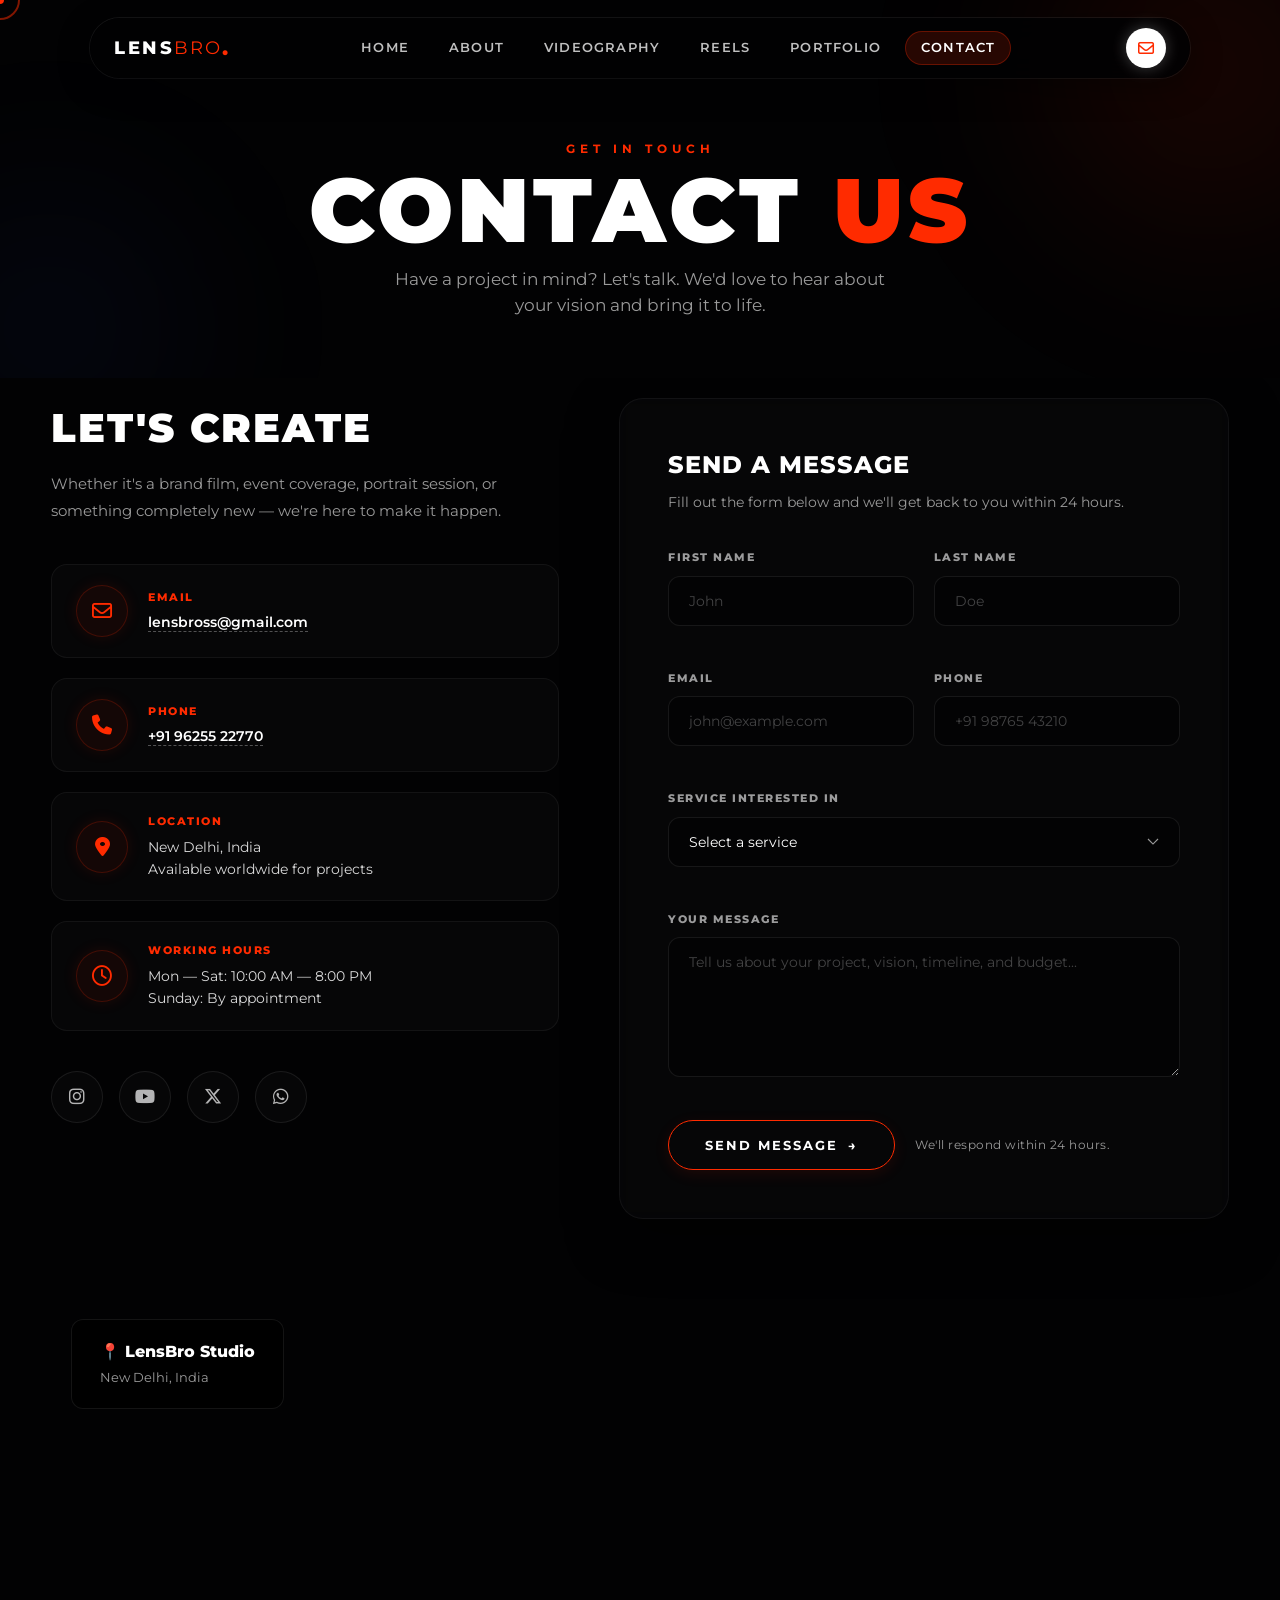
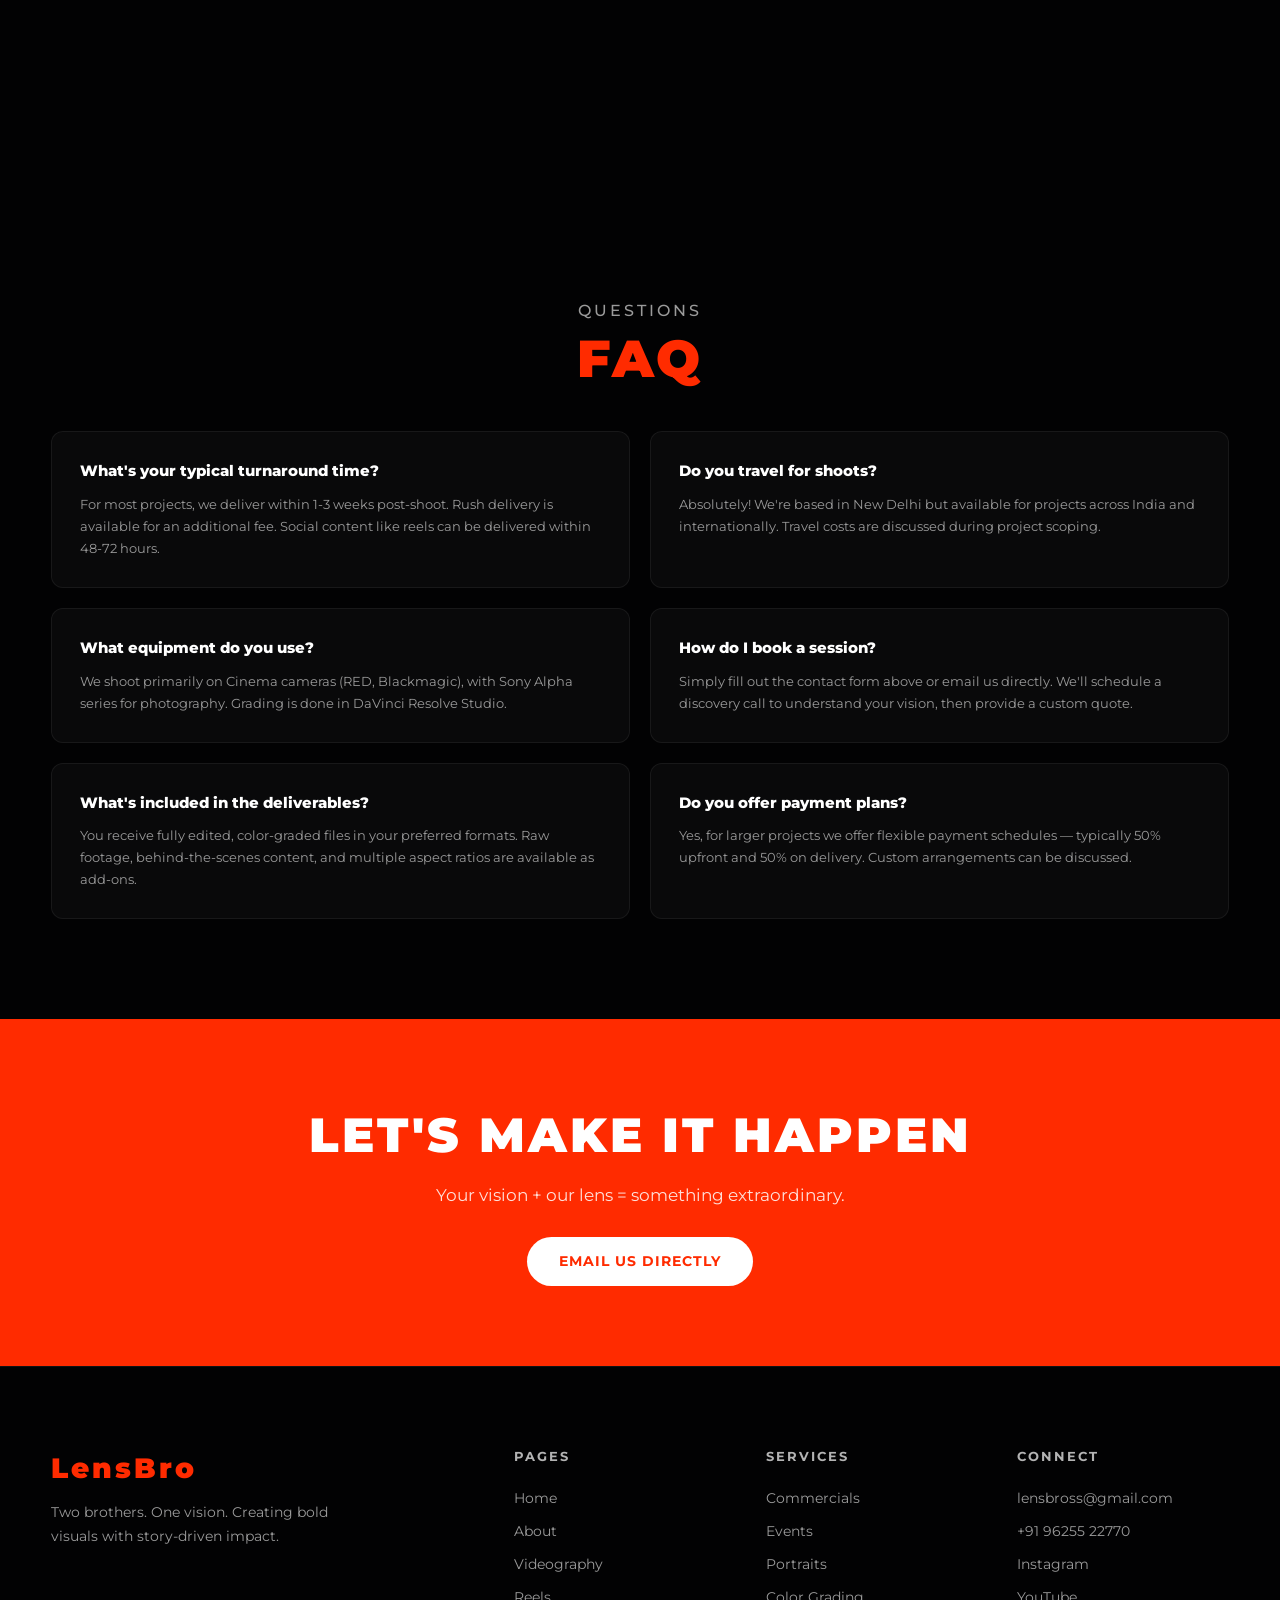
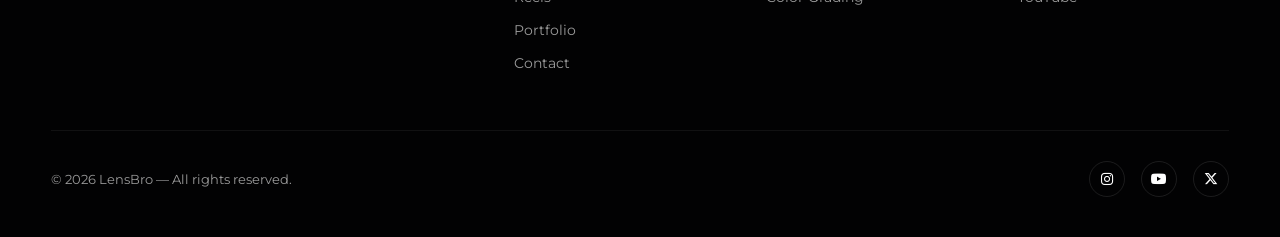
<file: contact.html>
<!DOCTYPE html>
<html lang="en">

<head>
    <meta charset="utf-8" />
    <meta name="viewport" content="width=device-width, initial-scale=1" />
    <title>Contact — LensBro Photo & Video Agency</title>
    <meta name="description" content="Get in touch with LensBro. Let's discuss your next project — commercials, events, portraits, or cinematic films." />
    <meta name="theme-color" content="#020203" />
    <link rel="preconnect" href="https://fonts.googleapis.com" crossorigin>
    <link rel="preconnect" href="https://fonts.gstatic.com" crossorigin>
    <link rel="stylesheet" href="https://cdnjs.cloudflare.com/ajax/libs/font-awesome/6.4.0/css/all.min.css" />
    <link rel="stylesheet" href="css/shared.css" />

    <style>
        /* ───── PAGE HEADER ───── */
        .contact-header {
            padding: 140px 0 60px;
            text-align: center;
            position: relative;
            overflow: hidden;
        }

        .contact-header .page-tag {
            font-size: 12px;
            font-weight: 700;
            letter-spacing: 5px;
            text-transform: uppercase;
            color: var(--accent);
            margin-bottom: 12px;
            opacity: 0;
            animation: cFadeUp 0.8s ease 0.2s forwards;
        }

        .contact-header h1 {
            font-size: clamp(42px, 9vw, 90px);
            font-weight: 900;
            text-transform: uppercase;
            letter-spacing: 4px;
            line-height: 0.9;
            opacity: 0;
            animation: cFadeUp 1s ease 0.4s forwards;
        }

        .contact-header p {
            margin-top: 16px;
            font-size: 17px;
            color: var(--muted);
            max-width: 520px;
            margin-left: auto;
            margin-right: auto;
            opacity: 0;
            animation: cFadeUp 0.8s ease 0.6s forwards;
        }

        @keyframes cFadeUp {
            from { opacity: 0; transform: translateY(20px); }
            to { opacity: 1; transform: translateY(0); }
        }

        /* ───── CONTACT LAYOUT ───── */
        .contact-layout {
            display: grid;
            grid-template-columns: 1fr 1.2fr;
            gap: 60px;
            align-items: start;
        }

        /* ───── INFO SIDE ───── */
        .info-side h2 {
            font-size: clamp(28px, 4vw, 40px);
            font-weight: 900;
            margin-bottom: 12px;
            color: #fff;
            text-transform: uppercase;
            letter-spacing: 2px;
            font-family: 'Montserrat', sans-serif;
        }

        .info-side .info-desc {
            font-size: 15px;
            color: var(--muted);
            line-height: 1.8;
            margin-bottom: 40px;
        }

        .info-blocks {
            display: flex;
            flex-direction: column;
            gap: 20px;
        }

        .info-block {
            display: flex;
            gap: 20px;
            align-items: center;
            background: rgba(255, 255, 255, 0.02);
            border: 1px solid rgba(255, 255, 255, 0.05);
            padding: 20px 24px;
            border-radius: 16px;
            transition: all var(--transition);
        }

        .info-block:hover {
            background: rgba(255, 43, 0, 0.03);
            border-color: rgba(255, 43, 0, 0.25);
            transform: translateX(6px);
            box-shadow: 0 10px 30px rgba(0, 0, 0, 0.5), 0 0 20px rgba(255, 43, 0, 0.05);
        }

        .info-icon {
            width: 52px;
            height: 52px;
            min-width: 52px;
            border-radius: 50%;
            background: rgba(255, 43, 0, 0.06);
            border: 1px solid rgba(255, 43, 0, 0.2);
            display: flex;
            align-items: center;
            justify-content: center;
            font-size: 20px;
            color: var(--accent);
            box-shadow: 0 0 15px rgba(255, 43, 0, 0.1);
            transition: all var(--transition);
        }

        .info-block:hover .info-icon {
            background: var(--accent);
            border-color: var(--accent);
            color: #fff;
            box-shadow: 0 0 20px var(--accent-glow);
            transform: scale(1.05);
        }

        .info-block h4 {
            font-size: 11px;
            font-weight: 800;
            text-transform: uppercase;
            letter-spacing: 1.5px;
            color: var(--accent);
            margin-bottom: 6px;
        }

        .info-block p {
            font-size: 14px;
            color: rgba(255, 255, 255, 0.85);
            line-height: 1.6;
        }

        .info-block a {
            color: #fff;
            text-decoration: none;
            font-weight: 600;
            transition: all var(--transition);
            border-bottom: 1px dashed rgba(255, 255, 255, 0.3);
        }

        .info-block a:hover {
            color: var(--accent);
            border-color: var(--accent);
        }

        /* Social links */
        .social-row {
            display: flex;
            gap: 16px;
            margin-top: 40px;
        }

        .social-link {
            width: 52px;
            height: 52px;
            border-radius: 50%;
            border: 1px solid rgba(255, 255, 255, 0.08);
            background: rgba(255, 255, 255, 0.02);
            display: flex;
            align-items: center;
            justify-content: center;
            font-size: 18px;
            color: rgba(255, 255, 255, 0.7);
            transition: all var(--transition);
        }

        .social-link:hover {
            background: var(--accent);
            border-color: var(--accent);
            color: #fff;
            transform: translateY(-4px) scale(1.05);
            box-shadow: 0 10px 25px var(--accent-glow);
        }

        /* ───── FORM SIDE ───── */
        .contact-form {
            background: rgba(255, 255, 255, 0.02);
            border: 1px solid rgba(255, 255, 255, 0.05);
            border-radius: 24px;
            padding: 48px;
            box-shadow: 0 20px 50px rgba(0, 0, 0, 0.6);
            backdrop-filter: blur(10px);
            -webkit-backdrop-filter: blur(10px);
        }

        .contact-form h3 {
            font-size: 24px;
            font-weight: 800;
            margin-bottom: 8px;
            font-family: 'Montserrat', sans-serif;
            text-transform: uppercase;
            letter-spacing: 1px;
            color: #fff;
        }

        .contact-form .form-desc {
            font-size: 14px;
            color: var(--muted);
            margin-bottom: 36px;
            line-height: 1.6;
        }

        .form-row {
            display: grid;
            grid-template-columns: 1fr 1fr;
            gap: 20px;
        }

        .form-group {
            margin-bottom: 24px;
        }

        .form-group.full {
            grid-column: span 2;
        }

        .form-group label {
            display: block;
            font-size: 11px;
            font-weight: 800;
            text-transform: uppercase;
            letter-spacing: 1.5px;
            color: rgba(255, 255, 255, 0.6);
            margin-bottom: 10px;
        }

        .form-group input,
        .form-group select,
        .form-group textarea {
            width: 100%;
            padding: 15px 20px;
            border-radius: 12px;
            border: 1px solid rgba(255, 255, 255, 0.08);
            background: rgba(2, 2, 3, 0.5);
            color: #fff;
            font-family: 'Montserrat', sans-serif;
            font-size: 14px;
            transition: all var(--transition);
            outline: none;
        }

        .form-group input::placeholder,
        .form-group textarea::placeholder {
            color: rgba(255, 255, 255, 0.25);
        }

        .form-group input:focus,
        .form-group select:focus,
        .form-group textarea:focus {
            border-color: var(--accent);
            background: rgba(2, 2, 3, 0.8);
            box-shadow: 0 0 20px rgba(255, 43, 0, 0.15);
        }

        .form-group select {
            appearance: none;
            cursor: pointer;
            background-image: url("data:image/svg+xml,%3Csvg xmlns='http://www.w3.org/2000/svg' width='12' height='12' viewBox='0 0 12 12'%3E%3Cpath fill='%23999' d='M6 8.825L0.575 3.4 1.4 2.575 6 7.175 10.6 2.575 11.425 3.4z'/%3E%3C/svg%3E");
            background-repeat: no-repeat;
            background-position: right 20px center;
            padding-right: 48px;
        }

        .form-group select option {
            background: #08080a;
            color: #fff;
        }

        .form-group textarea {
            min-height: 140px;
            resize: vertical;
        }

        .form-submit {
            display: flex;
            align-items: center;
            gap: 20px;
            margin-top: 12px;
        }

        .submit-btn {
            display: inline-flex;
            align-items: center;
            justify-content: center;
            gap: 10px;
            padding: 16px 36px;
            border-radius: 50px;
            border: 1px solid var(--accent);
            background: transparent;
            color: #fff;
            font-family: 'Montserrat', sans-serif;
            font-size: 13px;
            font-weight: 700;
            text-transform: uppercase;
            letter-spacing: 2px;
            cursor: pointer;
            transition: all var(--transition);
            box-shadow: 0 4px 15px rgba(255, 43, 0, 0.1);
        }

        .submit-btn:hover {
            transform: translateY(-2px);
            box-shadow: 0 8px 25px var(--accent-glow);
            background: var(--accent);
            color: #fff;
        }

        .form-note {
            font-size: 12px;
            color: var(--muted);
            letter-spacing: 0.5px;
        }

        /* ───── MAP SECTION ───── */
        .map-section {
            position: relative;
            height: 400px;
            overflow: hidden;
            border-radius: var(--radius);
            margin-top: 60px;
        }

        .map-section iframe {
            width: 100%;
            height: 100%;
            border: none;
            filter: grayscale(1) invert(1) contrast(1.1);
            opacity: 0.7;
        }

        .map-overlay {
            position: absolute;
            top: 20px;
            left: 20px;
            background: rgba(0, 0, 0, 0.85);
            backdrop-filter: blur(12px);
            padding: 20px 28px;
            border-radius: var(--radius);
            border: 1px solid rgba(255, 255, 255, 0.08);
        }

        .map-overlay h4 {
            font-size: 16px;
            font-weight: 800;
            margin-bottom: 4px;
        }

        .map-overlay p {
            font-size: 13px;
            color: var(--muted);
        }

        /* ───── FAQ ───── */
        .faq-grid {
            display: grid;
            grid-template-columns: 1fr 1fr;
            gap: 20px;
        }

        .faq-item {
            padding: 28px;
            border-radius: var(--radius);
            background: rgba(255, 255, 255, 0.03);
            border: 1px solid rgba(255, 255, 255, 0.06);
            transition: border-color var(--transition);
        }

        .faq-item:hover {
            border-color: rgba(255, 43, 0, 0.2);
        }

        .faq-item h4 {
            font-size: 15px;
            font-weight: 800;
            margin-bottom: 10px;
        }

        .faq-item p {
            font-size: 13px;
            color: var(--muted);
            line-height: 1.7;
        }

        /* ───── Success Message ───── */
        .form-success {
            display: none;
            text-align: center;
            padding: 60px 20px;
        }

        .form-success.show {
            display: block;
        }

        .form-success .check {
            width: 64px;
            height: 64px;
            border-radius: 50%;
            background: var(--accent);
            display: flex;
            align-items: center;
            justify-content: center;
            font-size: 28px;
            margin: 0 auto 20px;
        }

        .form-success h3 {
            font-size: 24px;
            font-weight: 800;
            margin-bottom: 8px;
        }

        .form-success p {
            font-size: 15px;
            color: var(--muted);
        }

        @media (max-width: 900px) {
            .contact-layout {
                grid-template-columns: 1fr;
                gap: 40px;
            }

            .form-row {
                grid-template-columns: 1fr;
            }

            .form-group.full {
                grid-column: span 1;
            }

            .faq-grid {
                grid-template-columns: 1fr;
            }
        }

        @media (max-width: 500px) {
            .contact-form {
                padding: 24px;
            }

            .contact-header h1 {
                letter-spacing: 1px;
            }

            .contact-header p {
                font-size: 15px;
            }

            .form-submit {
                flex-direction: column;
                align-items: stretch;
            }

            .submit-btn {
                width: 100%;
                justify-content: center;
            }
        }
    </style>
</head>

<body>

    <!-- ═══════ CUSTOM CURSOR ═══════ -->
    <div class="cursor-dot" id="cursorDot"></div>
    <div class="cursor-ring" id="cursorRing"></div>

    <div class="page-transition" id="pageTransition"></div>

    <!-- ═══════ NAVIGATION ═══════ -->
    <nav class="site-nav" id="siteNav">
        <div class="nav-inner">
            <a href="index.html" class="nav-logo"><span class="nav-logo-text">Lens<span class="accent-word">Bro</span><span class="logo-dot">.</span></span></a>
            <div class="nav-links">
                <a href="index.html">Home</a>
                <a href="about.html">About</a>
                <a href="videography.html">Videography</a>
                <a href="reels.html">Reels</a>
                <a href="portfolio.html">Portfolio</a>
                <a href="contact.html" class="active">Contact</a>
            </div>
            <a href="contact.html" class="nav-cta active" title="Contact Us"><i class="fa-regular fa-envelope"></i></a>
            <button class="hamburger" aria-label="Menu"><span></span><span></span><span></span></button>
        </div>
    </nav>

    <div class="mobile-menu">
        <a href="index.html">Home</a>
        <a href="about.html">About</a>
        <a href="videography.html">Videography</a>
        <a href="reels.html">Reels</a>
        <a href="portfolio.html">Portfolio</a>
        <a href="contact.html">Contact</a>
    </div>

    <nav class="bottom-nav">
        <a href="index.html">
            <svg viewBox="0 0 24 24"><path stroke-linecap="round" stroke-linejoin="round" d="M3 12l2-2m0 0l7-7 7 7M5 10v10a1 1 0 001 1h3m10-11l2 2m-2-2v10a1 1 0 01-1 1h-3m-10 0h10"/></svg>
            <span>Home</span><span class="indicator"></span>
        </a>
        <a href="videography.html">
            <svg viewBox="0 0 24 24"><path stroke-linecap="round" stroke-linejoin="round" d="M15 10l4.553-2.276A1 1 0 0121 8.618v6.764a1 1 0 01-1.447.894L15 14M5 18h8a2 2 0 002-2V8a2 2 0 00-2-2H5a2 2 0 00-2 2v8a2 2 0 002 2z"/></svg>
            <span>Video</span><span class="indicator"></span>
        </a>
        <a href="reels.html">
            <svg viewBox="0 0 24 24"><path stroke-linecap="round" stroke-linejoin="round" d="M14.752 11.168l-3.197-2.132A1 1 0 0010 9.87v4.263a1 1 0 001.555.832l3.197-2.132a1 1 0 000-1.664z"/><path stroke-linecap="round" stroke-linejoin="round" d="M21 12a9 9 0 11-18 0 9 9 0 0118 0z"/></svg>
            <span>Reels</span><span class="indicator"></span>
        </a>
        <a href="contact.html" class="active">
            <svg viewBox="0 0 24 24"><path stroke-linecap="round" stroke-linejoin="round" d="M3 8l7.89 5.26a2 2 0 002.22 0L21 8M5 19h14a2 2 0 002-2V7a2 2 0 00-2-2H5a2 2 0 00-2 2v10a2 2 0 002 2z"/></svg>
            <span>Contact</span><span class="indicator"></span>
        </a>
    </nav>


    <!-- ═══════ HEADER ═══════ -->
    <header class="contact-header">
        <div class="blob blob-accent" style="width:500px;height:500px;top:-180px;right:-180px;"></div>
        <div class="blob blob-blue" style="width:400px;height:400px;bottom:-150px;left:-150px;"></div>
        <div class="container">
            <div class="page-tag">Get in Touch</div>
            <h1>Contact <span style="color:var(--accent)">Us</span></h1>
            <p>Have a project in mind? Let's talk. We'd love to hear about your vision and bring it to life.</p>
        </div>
    </header>


    <!-- ═══════ CONTACT SECTION ═══════ -->
    <section class="section dark" style="padding-top:20px;">
        <div class="container">
            <div class="contact-layout">

                <!-- Info Side -->
                <div class="info-side reveal-left">
                    <h2>Let's Create</h2>
                    <p class="info-desc">Whether it's a brand film, event coverage, portrait session, or something completely new — we're here to make it happen.</p>

                    <div class="info-blocks">
                        <div class="info-block">
                            <div class="info-icon"><i class="fa-regular fa-envelope"></i></div>
                            <div>
                                <h4>Email</h4>
                                <p><a href="mailto:lensbross@gmail.com">lensbross@gmail.com</a></p>
                            </div>
                        </div>
                        <div class="info-block">
                            <div class="info-icon"><i class="fa-solid fa-phone"></i></div>
                            <div>
                                <h4>Phone</h4>
                                <p><a href="tel:+919625522770">+91 96255 22770</a></p>
                            </div>
                        </div>
                        <div class="info-block">
                            <div class="info-icon"><i class="fa-solid fa-location-dot"></i></div>
                            <div>
                                <h4>Location</h4>
                                <p>New Delhi, India<br>Available worldwide for projects</p>
                            </div>
                        </div>
                        <div class="info-block">
                            <div class="info-icon"><i class="fa-regular fa-clock"></i></div>
                            <div>
                                <h4>Working Hours</h4>
                                <p>Mon — Sat: 10:00 AM — 8:00 PM<br>Sunday: By appointment</p>
                            </div>
                        </div>
                    </div>

                    <div class="social-row">
                        <a href="https://www.instagram.com/lensbross/" target="_blank" class="social-link" title="Instagram"><i class="fa-brands fa-instagram"></i></a>
                        <a href="https://youtube.com" target="_blank" class="social-link" title="YouTube"><i class="fa-brands fa-youtube"></i></a>
                        <a href="https://twitter.com" target="_blank" class="social-link" title="Twitter"><i class="fa-brands fa-x-twitter"></i></a>
                        <a href="https://wa.me/919625522770" target="_blank" class="social-link" title="WhatsApp"><i class="fa-brands fa-whatsapp"></i></a>
                    </div>
                </div>

                <!-- Form Side -->
                <div class="reveal-right">
                    <div class="contact-form" id="contactFormWraper">
                        <h3>Send a Message</h3>
                        <p class="form-desc">Fill out the form below and we'll get back to you within 24 hours.</p>

                        <form id="contactForm">
                            <div class="form-row">
                                <div class="form-group">
                                    <label for="firstName">First Name</label>
                                    <input type="text" id="firstName" name="firstName" placeholder="John" required />
                                </div>
                                <div class="form-group">
                                    <label for="lastName">Last Name</label>
                                    <input type="text" id="lastName" name="lastName" placeholder="Doe" />
                                </div>
                                <div class="form-group">
                                    <label for="email">Email</label>
                                    <input type="email" id="email" name="email" placeholder="john@example.com" required />
                                </div>
                                <div class="form-group">
                                    <label for="phone">Phone</label>
                                    <input type="tel" id="phone" name="phone" placeholder="+91 98765 43210" />
                                </div>
                                <div class="form-group full">
                                    <label for="service">Service Interested In</label>
                                    <select id="service" name="service">
                                        <option value="" disabled selected>Select a service</option>
                                        <option value="brand-film">Brand Film</option>
                                        <option value="commercial">Commercial / Ad Film</option>
                                        <option value="music-video">Music Video</option>
                                        <option value="event">Event Coverage</option>
                                        <option value="portrait">Portrait Session</option>
                                        <option value="reels">Social Media Reels</option>
                                        <option value="color-grading">Color Grading</option>
                                        <option value="other">Other</option>
                                    </select>
                                </div>
                                <div class="form-group full">
                                    <label for="message">Your Message</label>
                                    <textarea id="message" name="message" placeholder="Tell us about your project, vision, timeline, and budget..." required></textarea>
                                </div>
                            </div>

                            <div class="form-submit">
                                <button type="submit" class="submit-btn">
                                    Send Message
                                    <span>→</span>
                                </button>
                                <span class="form-note">We'll respond within 24 hours.</span>
                            </div>
                        </form>

                        <!-- Success State -->
                        <div class="form-success" id="formSuccess">
                            <div class="check">✓</div>
                            <h3>Message Sent!</h3>
                            <p>Thank you for reaching out. We'll get back to you within 24 hours.</p>
                        </div>
                    </div>
                </div>

            </div>

            <!-- Map -->
            <div class="map-section reveal" style="margin-top:80px;">
                <iframe src="https://www.google.com/maps/embed?pb=!1m18!1m12!1m3!1d224345.83923192776!2d77.06889754725782!3d28.52758200617607!2m3!1f0!2f0!3f0!3m2!1i1024!2i768!4f13.1!3m3!1m2!1s0x390cfd5b347eb62d%3A0x52c2b7494e204dce!2sNew%20Delhi%2C%20Delhi!5e0!3m2!1sen!2sin!4v1710000000000" allowfullscreen loading="lazy"></iframe>
                <div class="map-overlay">
                    <h4>📍 LensBro Studio</h4>
                    <p>New Delhi, India</p>
                </div>
            </div>
        </div>
    </section>


    <!-- ═══════ FAQ ═══════ -->
    <section class="section dark">
        <div class="container">
            <div style="text-align:center; margin-bottom:48px;">
                <div class="section-subtitle reveal">Questions</div>
                <h2 class="big-title reveal" style="font-size:clamp(28px,5vw,52px);">FAQ</h2>
            </div>

            <div class="faq-grid">
                <div class="faq-item reveal delay-1">
                    <h4>What's your typical turnaround time?</h4>
                    <p>For most projects, we deliver within 1-3 weeks post-shoot. Rush delivery is available for an additional fee. Social content like reels can be delivered within 48-72 hours.</p>
                </div>
                <div class="faq-item reveal delay-2">
                    <h4>Do you travel for shoots?</h4>
                    <p>Absolutely! We're based in New Delhi but available for projects across India and internationally. Travel costs are discussed during project scoping.</p>
                </div>
                <div class="faq-item reveal delay-3">
                    <h4>What equipment do you use?</h4>
                    <p>We shoot primarily on Cinema cameras (RED, Blackmagic), with Sony Alpha series for photography. Grading is done in DaVinci Resolve Studio.</p>
                </div>
                <div class="faq-item reveal delay-4">
                    <h4>How do I book a session?</h4>
                    <p>Simply fill out the contact form above or email us directly. We'll schedule a discovery call to understand your vision, then provide a custom quote.</p>
                </div>
                <div class="faq-item reveal delay-5">
                    <h4>What's included in the deliverables?</h4>
                    <p>You receive fully edited, color-graded files in your preferred formats. Raw footage, behind-the-scenes content, and multiple aspect ratios are available as add-ons.</p>
                </div>
                <div class="faq-item reveal delay-6">
                    <h4>Do you offer payment plans?</h4>
                    <p>Yes, for larger projects we offer flexible payment schedules — typically 50% upfront and 50% on delivery. Custom arrangements can be discussed.</p>
                </div>
            </div>
        </div>
    </section>


    <!-- ═══════ CTA ═══════ -->
    <section style="background:var(--accent);padding:80px 20px;text-align:center;overflow:hidden;position:relative;">
        <h2 class="reveal" style="font-size:clamp(28px,5vw,48px);font-weight:900;color:#fff;text-transform:uppercase;letter-spacing:3px;">Let's Make It Happen</h2>
        <p class="reveal delay-1" style="color:rgba(255,255,255,0.85);font-size:17px;margin:12px 0 28px;">Your vision + our lens = something extraordinary.</p>
        <a href="mailto:lensbross@gmail.com" class="btn reveal delay-2" style="background:#fff;color:var(--accent);">Email Us Directly</a>
    </section>


    <!-- ═══════ FOOTER ═══════ -->
    <footer class="site-footer">
        <div class="container">
            <div class="footer-grid">
                <div class="footer-brand">
                    <h3>LensBro</h3>
                    <p>Two brothers. One vision. Creating bold visuals with story-driven impact.</p>
                </div>
                <div class="footer-col">
                    <h4>Pages</h4>
                    <a href="index.html">Home</a>
                    <a href="about.html">About</a>
                    <a href="videography.html">Videography</a>
                    <a href="reels.html">Reels</a>
                    <a href="portfolio.html">Portfolio</a>
                    <a href="contact.html">Contact</a>
                </div>
                <div class="footer-col">
                    <h4>Services</h4>
                    <a href="videography.html">Commercials</a>
                    <a href="videography.html">Events</a>
                    <a href="videography.html">Portraits</a>
                    <a href="videography.html">Color Grading</a>
                </div>
                <div class="footer-col">
                    <h4>Connect</h4>
                    <a href="mailto:lensbross@gmail.com">lensbross@gmail.com</a>
                    <a href="tel:+919625522770">+91 96255 22770</a>
                    <a href="https://www.instagram.com/lensbross/" target="_blank">Instagram</a>
                    <a href="https://youtube.com" target="_blank">YouTube</a>
                </div>
            </div>
            <div class="footer-bottom">
                <p>© <span id="year"></span> LensBro — All rights reserved.</p>
                <div class="footer-socials">
                    <a href="https://www.instagram.com/lensbross/" target="_blank" title="Instagram"><i class="fa-brands fa-instagram"></i></a>
                    <a href="https://youtube.com" target="_blank" title="YouTube"><i class="fa-brands fa-youtube"></i></a>
                    <a href="https://twitter.com" target="_blank" title="Twitter"><i class="fa-brands fa-x-twitter"></i></a>
                </div>
            </div>
        </div>
    </footer>

    <script src="js/shared.js"></script>

    <!-- Form Handler -->
    <script>
        document.addEventListener('DOMContentLoaded', () => {
            const form = document.getElementById('contactForm');
            const success = document.getElementById('formSuccess');

            if (form) {
                form.addEventListener('submit', (e) => {
                    e.preventDefault();

                    // Animate button
                    const btn = form.querySelector('.submit-btn');
                    btn.textContent = 'Sending...';
                    btn.style.opacity = '0.7';
                    btn.disabled = true;

                    // Simulate send
                    setTimeout(() => {
                        form.style.display = 'none';
                        success.classList.add('show');
                    }, 1500);
                });
            }
        });
    </script>
</body>

</html>
</file>
<file: css/shared.css>
/* ==========================================================
   LensBro — Shared Design System
   Consistent across all pages
   ========================================================== */

/* ---------- Google Fonts ---------- */
@import url('https://fonts.googleapis.com/css2?family=Montserrat:wght@300;400;500;600;700;800;900&display=swap');

/* ---------- Root Variables ---------- */
:root {
    --offwhite: #f6efe6;
    --black: #020203;
    --accent: #ff2b00;
    --accent-glow: rgba(255, 43, 0, 0.35);
    --muted: #9a9a9a;
    --glass: rgba(255, 255, 255, 0.78);
    --glass-dark: rgba(0, 0, 0, 0.85);
    --container: 1200px;
    --orange: #ff6b35;
    --radius: 12px;
    --transition: 0.35s cubic-bezier(0.4, 0, 0.2, 1);
}

/* ---------- Reset ---------- */
*,
*::before,
*::after {
    box-sizing: border-box;
    margin: 0;
    padding: 0;
}

html {
    scroll-behavior: smooth;
    overflow-x: hidden;
    height: 100%;
}

body {
    overflow-x: hidden;
    min-height: 100%;
}

body {
    font-family: "Montserrat", system-ui, -apple-system, "Segoe UI", Roboto, "Helvetica Neue", Arial, sans-serif;
    line-height: 1.5;
    -webkit-font-smoothing: antialiased;
    -moz-osx-font-smoothing: grayscale;
    background: var(--black);
    color: #fff;
}

img,
video {
    max-width: 100%;
    display: block;
}

a {
    text-decoration: none;
    color: inherit;
}

ul,
ol {
    list-style: none;
}

/* ---------- Container ---------- */
.container {
    width: 92%;
    max-width: var(--container);
    margin: 0 auto;
}

/* ---------- NAVIGATION (Desktop Floating) ---------- */
.site-nav {
    position: fixed;
    top: 18px;
    left: 50%;
    transform: translateX(-50%);
    width: 94%;
    max-width: 1100px;
    z-index: 9999;
    pointer-events: none;
    transition: top 0.4s ease;
}

.site-nav .nav-inner {
    pointer-events: auto;
    display: flex;
    align-items: center;
    justify-content: space-between;
    gap: 16px;
    padding: 10px 24px;
    border-radius: 50px;
    background: rgba(2, 2, 3, 0.88);
    backdrop-filter: blur(20px);
    -webkit-backdrop-filter: blur(20px);
    box-shadow: 0 8px 32px rgba(0, 0, 0, 0.4), 0 0 0 1px rgba(255, 255, 255, 0.08);
    transition: background 0.4s ease, box-shadow 0.4s ease, padding 0.4s ease, border-color 0.4s ease;
}

/* Scrolled state — slightly more compact and opaque with a subtle accent highlight */
.site-nav.scrolled .nav-inner {
    background: rgba(2, 2, 3, 0.95);
    box-shadow: 0 4px 24px rgba(0, 0, 0, 0.55), 0 0 0 1px rgba(255, 43, 0, 0.15);
    padding: 8px 22px;
}

/* --- Logo --- */
.site-nav .nav-logo {
    display: inline-flex;
    align-items: center;
    text-decoration: none;
    background: transparent;
    flex-shrink: 0;
    min-width: 0;
    transition: opacity var(--transition);
}

.site-nav .nav-logo:hover {
    opacity: 0.85;
}

.site-nav .nav-logo-text {
    font-family: "Montserrat", sans-serif;
    font-weight: 800;
    font-size: 18px;
    color: #fff;
    letter-spacing: 2.5px;
    text-transform: uppercase;
    display: inline-flex;
    align-items: baseline;
    line-height: 1;
    user-select: none;
    white-space: nowrap;
}

.site-nav .nav-logo-text .accent-word {
    color: var(--accent);
    font-weight: 400;
    letter-spacing: 2px;
}

.site-nav .nav-logo-text .logo-dot {
    color: var(--accent);
    font-weight: 800;
    margin-left: 0px;
    font-size: 22px;
    line-height: 0;
    position: relative;
    top: 1px;
    animation: shutterPulse 3s infinite ease-in-out;
}

@keyframes shutterPulse {
    0%, 100% {
        opacity: 1;
        text-shadow: 0 0 8px var(--accent-glow);
    }
    50% {
        opacity: 0.35;
        text-shadow: none;
    }
}

/* --- Nav Links --- */
.site-nav .nav-links {
    display: flex;
    gap: 8px;
    align-items: center;
    flex-shrink: 1;
    min-width: 0;
}

.site-nav .nav-links a {
    font-size: 12.5px;
    font-weight: 600;
    color: rgba(255, 255, 255, 0.75);
    text-transform: uppercase;
    letter-spacing: 1.2px;
    position: relative;
    transition: color var(--transition), background var(--transition), box-shadow var(--transition);
    padding: 8px 16px;
    border-radius: 30px;
    white-space: nowrap;
}

.site-nav .nav-links a:hover {
    color: #fff;
    background: rgba(255, 255, 255, 0.08);
}

.site-nav .nav-links a.active {
    color: #fff;
    background: rgba(255, 43, 0, 0.15);
    box-shadow: inset 0 0 0 1px rgba(255, 43, 0, 0.3);
}

/* --- CTA Button --- */
.site-nav .nav-cta {
    display: flex;
    align-items: center;
    justify-content: center;
    width: 40px;
    height: 40px;
    border-radius: 50%;
    background: var(--accent);
    color: #fff;
    font-size: 16px;
    transition: transform var(--transition), box-shadow var(--transition);
    flex-shrink: 0;
}

.site-nav .nav-cta:hover {
    transform: scale(1.1);
    box-shadow: 0 0 18px var(--accent-glow);
}

.site-nav .nav-cta.active {
    background: #fff;
    color: var(--accent);
    box-shadow: 0 0 15px rgba(255, 255, 255, 0.25);
}

/* Tighten nav for smaller desktops */
@media (max-width: 1100px) {
    .site-nav .nav-links {
        gap: 4px;
    }
    .site-nav .nav-links a {
        font-size: 12px;
        letter-spacing: 1px;
        padding: 6px 12px;
    }
    .site-nav .nav-logo-text {
        font-size: 16px;
        letter-spacing: 2px;
    }
}

/* Hamburger (mobile) */
.site-nav .hamburger {
    display: none;
    flex-direction: column;
    gap: 5px;
    background: none;
    border: none;
    cursor: pointer;
    padding: 8px;
    z-index: 10000;
}

.site-nav .hamburger span {
    display: block;
    width: 24px;
    height: 2px;
    background: #fff;
    border-radius: 2px;
    transition: transform var(--transition), opacity var(--transition);
}

.site-nav .hamburger.open span:nth-child(1) {
    transform: rotate(45deg) translate(5px, 5px);
}

.site-nav .hamburger.open span:nth-child(2) {
    opacity: 0;
}

.site-nav .hamburger.open span:nth-child(3) {
    transform: rotate(-45deg) translate(5px, -5px);
}

/* Mobile menu overlay with a luxurious Circular Reveal Clip-Path */
.mobile-menu {
    position: fixed;
    top: 0;
    left: 0;
    right: 0;
    bottom: 0;
    z-index: 9998;
    background: rgba(2, 2, 3, 0.97);
    backdrop-filter: blur(25px);
    -webkit-backdrop-filter: blur(25px);
    display: flex;
    flex-direction: column;
    align-items: center;
    justify-content: center;
    gap: 24px;
    clip-path: circle(0px at 90% 45px);
    transition: clip-path 0.75s cubic-bezier(0.76, 0, 0.24, 1);
    pointer-events: none;
}

.mobile-menu.open {
    clip-path: circle(150% at 90% 45px);
    pointer-events: auto;
}

.mobile-menu a {
    font-size: 26px;
    font-weight: 800;
    color: rgba(255, 255, 255, 0.75);
    text-transform: uppercase;
    letter-spacing: 4px;
    transform: translateY(30px);
    opacity: 0;
    transition: transform 0.65s cubic-bezier(0.34, 1.56, 0.64, 1), color var(--transition), opacity 0.65s ease;
}

.mobile-menu.open a {
    transform: translateY(0);
    opacity: 1;
}

/* Staggered mobile links appearance delay */
.mobile-menu.open a:nth-child(1) { transition-delay: 0.12s; }
.mobile-menu.open a:nth-child(2) { transition-delay: 0.19s; }
.mobile-menu.open a:nth-child(3) { transition-delay: 0.26s; }
.mobile-menu.open a:nth-child(4) { transition-delay: 0.33s; }
.mobile-menu.open a:nth-child(5) { transition-delay: 0.40s; }
.mobile-menu.open a:nth-child(6) { transition-delay: 0.47s; }

.mobile-menu a:hover,
.mobile-menu a.active {
    color: var(--accent);
    text-shadow: 0 0 15px var(--accent-glow);
}

/* Bottom Mobile Navbar — Luxury Capsule */
.bottom-nav {
    position: fixed;
    bottom: 18px;
    left: 50%;
    transform: translateX(-50%);
    z-index: 9999;
    width: 90%;
    max-width: 400px;
    background: rgba(2, 2, 3, 0.85);
    backdrop-filter: blur(20px);
    -webkit-backdrop-filter: blur(20px);
    border-radius: 50px;
    box-shadow: 0 12px 40px rgba(0, 0, 0, 0.5), 0 0 0 1px rgba(255, 255, 255, 0.08);
    display: none;
    justify-content: space-around;
    align-items: center;
    padding: 8px 16px;
    padding-bottom: max(8px, env(safe-area-inset-bottom));
    border: none;
    transition: transform 0.4s cubic-bezier(0.16, 1, 0.3, 1), opacity 0.4s ease;
}

.bottom-nav a {
    display: flex;
    flex-direction: column;
    align-items: center;
    gap: 3px;
    color: rgba(255, 255, 255, 0.6);
    font-size: 10px;
    font-weight: 700;
    text-transform: uppercase;
    letter-spacing: 0.8px;
    transition: color var(--transition);
    padding: 6px 12px;
}

.bottom-nav a svg {
    width: 20px;
    height: 20px;
    stroke: currentColor;
    fill: none;
    stroke-width: 2;
}

.bottom-nav a:hover,
.bottom-nav a.active {
    color: var(--accent);
}

.bottom-nav a .indicator {
    width: 12px;
    height: 3px;
    border-radius: 2px;
    background: var(--accent);
    opacity: 0;
    transform: scaleX(0);
    transition: opacity var(--transition), transform var(--transition);
    margin-top: 2px;
}

.bottom-nav a.active .indicator,
.bottom-nav a:hover .indicator {
    opacity: 1;
    transform: scaleX(1);
}

/* ---------- SECTION BLOCKS ---------- */
.section {
    width: 100%;
    padding: 100px 0;
    position: relative;
    overflow: hidden;
}

.section.dark {
    background: var(--black);
    color: #fff;
}

.section.light {
    background: var(--offwhite);
    color: #111;
}

.section.hero-section {
    min-height: 100vh;
    display: flex;
    align-items: center;
    justify-content: center;
    padding: 0;
}

/* ---------- Typography ---------- */
.big-title {
    font-weight: 900;
    font-family: "Montserrat", sans-serif;
    letter-spacing: 3px;
    font-size: clamp(32px, 8vw, 84px);
    line-height: 0.92;
    text-transform: uppercase;
    margin: 0 0 20px 0;
    color: var(--accent);
    overflow-wrap: break-word;
    word-break: break-word;
}

.section-subtitle {
    font-size: 16px;
    font-weight: 500;
    color: var(--muted);
    text-transform: uppercase;
    letter-spacing: 3px;
    margin-bottom: 12px;
}

.body-text {
    font-size: 17px;
    line-height: 1.7;
    color: rgba(255, 255, 255, 0.78);
    max-width: 640px;
}

.body-text.dark-text {
    color: rgba(17, 17, 17, 0.78);
}

/* ---------- Buttons ---------- */
.btn {
    display: inline-flex;
    align-items: center;
    gap: 8px;
    font-weight: 700;
    font-size: 14px;
    letter-spacing: 1px;
    text-transform: uppercase;
    padding: 14px 32px;
    border-radius: 50px;
    border: none;
    cursor: pointer;
    transition: all var(--transition);
}

.btn-accent {
    background: var(--accent);
    color: #fff;
    box-shadow: 0 4px 20px var(--accent-glow);
}

.btn-accent:hover {
    transform: translateY(-2px);
    box-shadow: 0 8px 30px var(--accent-glow);
}

.btn-ghost {
    background: transparent;
    color: #fff;
    border: 2px solid rgba(255, 255, 255, 0.25);
}

.btn-ghost:hover {
    border-color: var(--accent);
    color: var(--accent);
}

.btn-ghost.dark-ghost {
    color: #111;
    border-color: rgba(17, 17, 17, 0.2);
}

.btn-ghost.dark-ghost:hover {
    border-color: var(--accent);
    color: var(--accent);
}

/* ---------- Cards ---------- */
.glass-card {
    background: rgba(255, 255, 255, 0.04);
    border: 1px solid rgba(255, 255, 255, 0.08);
    border-radius: var(--radius);
    padding: 28px;
    transition: transform var(--transition), box-shadow var(--transition), border-color var(--transition);
}

.glass-card:hover {
    transform: translateY(-4px);
    border-color: rgba(255, 43, 0, 0.2);
    box-shadow: 0 12px 40px rgba(0, 0, 0, 0.3);
}

.glass-card.light-card {
    background: rgba(255, 255, 255, 0.95);
    border-color: rgba(0, 0, 0, 0.06);
    color: #111;
}

.glass-card.light-card:hover {
    box-shadow: 0 12px 40px rgba(0, 0, 0, 0.08);
}

/* ---------- Animations ---------- */
.reveal {
    opacity: 0;
    transform: translateY(30px);
    transition: opacity 0.7s ease, transform 0.7s ease;
}

.reveal.visible {
    opacity: 1;
    transform: translateY(0);
}

.reveal-left {
    opacity: 0;
    transform: translateX(-40px);
    transition: opacity 0.7s ease, transform 0.7s ease;
}

.reveal-left.visible {
    opacity: 1;
    transform: translateX(0);
}

.reveal-right {
    opacity: 0;
    transform: translateX(40px);
    transition: opacity 0.7s ease, transform 0.7s ease;
}

.reveal-right.visible {
    opacity: 1;
    transform: translateX(0);
}

.reveal-scale {
    opacity: 0;
    transform: scale(0.92);
    transition: opacity 0.7s ease, transform 0.7s ease;
}

.reveal-scale.visible {
    opacity: 1;
    transform: scale(1);
}

/* Stagger delays */
.delay-1 {
    transition-delay: 0.1s;
}

.delay-2 {
    transition-delay: 0.2s;
}

.delay-3 {
    transition-delay: 0.3s;
}

.delay-4 {
    transition-delay: 0.4s;
}

.delay-5 {
    transition-delay: 0.5s;
}

.delay-6 {
    transition-delay: 0.6s;
}

/* Floating animation */
@keyframes float {

    0%,
    100% {
        transform: translateY(0);
    }

    50% {
        transform: translateY(-12px);
    }
}

.floating {
    animation: float 4s ease-in-out infinite;
}

/* Pulse glow */
@keyframes pulse-glow {

    0%,
    100% {
        box-shadow: 0 0 20px var(--accent-glow);
    }

    50% {
        box-shadow: 0 0 40px var(--accent-glow), 0 0 60px rgba(255, 43, 0, 0.15);
    }
}

.pulse-glow {
    animation: pulse-glow 3s ease-in-out infinite;
}

/* Infinite scroll text */
@keyframes scroll-text {
    0% {
        transform: translateX(0);
    }

    100% {
        transform: translateX(-50%);
    }
}

.scroll-track {
    display: flex;
    white-space: nowrap;
    animation: scroll-text 30s linear infinite;
}

/* Gradient text */
.gradient-text {
    background: linear-gradient(135deg, var(--accent), #ff6b35, #ff2b00);
    -webkit-background-clip: text;
    -webkit-text-fill-color: transparent;
    background-clip: text;
}

/* Glow text */
.glow-text {
    text-shadow: 0 0 20px var(--accent-glow), 0 0 40px rgba(255, 43, 0, 0.1);
}

/* ---------- CTA BAND (Shared) ---------- */
.cta-band {
    background: var(--accent);
    padding: 100px 20px;
    text-align: center;
    overflow: hidden;
    position: relative;
}

.cta-band h2 {
    font-size: clamp(28px, 6vw, 56px);
    font-weight: 900;
    color: #fff;
    text-transform: uppercase;
    letter-spacing: 3px;
    margin-bottom: 16px;
}

.cta-band p {
    font-size: 18px;
    color: rgba(255, 255, 255, 0.9);
    margin-bottom: 32px;
    max-width: 520px;
    margin-left: auto;
    margin-right: auto;
}

.cta-band .btn {
    background: #fff;
    color: var(--accent);
    border: none;
    padding: 18px 40px;
    font-size: 15px;
    font-weight: 800;
    box-shadow: 0 4px 24px rgba(0, 0, 0, 0.15);
}

.cta-band .btn:hover {
    transform: translateY(-3px);
    box-shadow: 0 8px 32px rgba(0, 0, 0, 0.25);
}

@media (max-width: 768px) {
    .cta-band {
        padding: 72px 20px;
    }

    .cta-band h2 {
        letter-spacing: 1px;
    }

    .cta-band p {
        font-size: 15px;
    }

    .cta-band .btn {
        padding: 16px 32px;
        font-size: 14px;
    }
}

/* ---------- FOOTER ---------- */
.site-footer {
    background: var(--black);
    color: #fff;
    padding: 80px 0 40px;
    border-top: 1px solid rgba(255, 255, 255, 0.06);
    position: relative;
    z-index: 1;
}

.footer-grid {
    display: grid;
    grid-template-columns: 2fr 1fr 1fr 1fr;
    gap: 40px;
    margin-bottom: 50px;
}

.footer-brand h3 {
    font-size: 28px;
    font-weight: 900;
    letter-spacing: 3px;
    color: var(--accent);
    margin-bottom: 12px;
}

.footer-brand p {
    color: var(--muted);
    font-size: 14px;
    line-height: 1.7;
    max-width: 300px;
}

.footer-col h4 {
    font-size: 13px;
    font-weight: 700;
    text-transform: uppercase;
    letter-spacing: 2px;
    margin-bottom: 16px;
    color: rgba(255, 255, 255, 0.7);
}

.footer-col a {
    display: block;
    font-size: 14px;
    color: var(--muted);
    padding: 6px 0;
    transition: color var(--transition), transform var(--transition);
}

.footer-col a:hover {
    color: var(--accent);
    transform: translateX(4px);
}

.footer-bottom {
    display: flex;
    justify-content: space-between;
    align-items: center;
    padding-top: 30px;
    border-top: 1px solid rgba(255, 255, 255, 0.06);
}

.footer-bottom p {
    font-size: 13px;
    color: var(--muted);
}

.footer-socials {
    display: flex;
    gap: 16px;
}

.footer-socials a {
    width: 36px;
    height: 36px;
    border-radius: 50%;
    border: 1px solid rgba(255, 255, 255, 0.1);
    display: flex;
    align-items: center;
    justify-content: center;
    font-size: 14px;
    transition: all var(--transition);
}

.footer-socials a:hover {
    background: var(--accent);
    border-color: var(--accent);
    transform: translateY(-2px);
}

/* ---------- SCROLLBAR ---------- */
::-webkit-scrollbar {
    width: 8px;
}

::-webkit-scrollbar-track {
    background: var(--black);
}

::-webkit-scrollbar-thumb {
    background: rgba(255, 43, 0, 0.3);
    border-radius: 4px;
}

::-webkit-scrollbar-thumb:hover {
    background: var(--accent);
}

/* ---------- Page transition ---------- */
.page-transition {
    position: fixed;
    inset: 0;
    z-index: 99999;
    background: var(--black);
    transform: scaleY(0);
    transform-origin: bottom;
    pointer-events: none;
}

/* ---------- Decorative blobs ---------- */
.blob {
    position: absolute;
    border-radius: 50%;
    filter: blur(80px);
    pointer-events: none;
    z-index: 0;
    max-width: 100vw;
}

.blob-accent {
    background: radial-gradient(circle, rgba(255, 43, 0, 0.12), transparent 70%);
}

.blob-blue {
    background: radial-gradient(circle, rgba(60, 100, 255, 0.08), transparent 70%);
}

/* ---------- RESPONSIVE ---------- */
@media (max-width: 1024px) {
    .footer-grid {
        grid-template-columns: 1fr 1fr;
    }
}

@media (max-width: 768px) {
    .site-nav .nav-links {
        display: none;
    }

    .site-nav .nav-cta {
        display: none;
    }

    .site-nav .hamburger {
        display: flex;
    }

    .bottom-nav {
        display: flex;
    }

    .section {
        padding: 60px 0;
    }

    .footer-grid {
        grid-template-columns: 1fr;
        gap: 28px;
    }

    .footer-bottom {
        flex-direction: column;
        gap: 16px;
        text-align: center;
        padding-bottom: 80px;
    }

    .big-title {
        letter-spacing: 1px;
    }

    .blob {
        max-width: 60vw;
        max-height: 60vw;
        opacity: 0.7;
    }
}

@media (max-width: 480px) {
    .big-title {
        font-size: clamp(28px, 10vw, 48px);
        letter-spacing: 0;
    }

    .btn {
        padding: 12px 24px;
        font-size: 13px;
    }

    .section-subtitle {
        letter-spacing: 1px;
        font-size: 13px;
    }
}

/* ---------- GLOBAL CUSTOM CURSOR ---------- */
.cursor-dot {
    position: fixed;
    width: 8px;
    height: 8px;
    background: var(--accent);
    border-radius: 50%;
    pointer-events: none;
    z-index: 99999;
    mix-blend-mode: difference;
    transition: width 0.3s, height 0.3s, margin 0.3s;
}

.cursor-ring {
    position: fixed;
    width: 40px;
    height: 40px;
    border: 2px solid rgba(255, 43, 0, 0.5);
    border-radius: 50%;
    pointer-events: none;
    z-index: 99998;
    transition: width 0.3s, height 0.3s, border-color 0.3s, margin 0.3s;
}

.cursor-dot.hovering {
    width: 60px;
    height: 60px;
    margin: -26px 0 0 -26px;
    background: rgba(255, 43, 0, 0.15);
    backdrop-filter: blur(4px);
}

.cursor-ring.hovering {
    width: 80px;
    height: 80px;
    margin: -40px 0 0 -40px;
    border-color: var(--accent);
}

@media (max-width: 768px) {
    .cursor-dot,
    .cursor-ring {
        display: none;
    }
}

/* ═══════════════════════════════════════════════
   INFLUENCERS SHOWCASE SECTION — ULTRA ENGAGING MORPHING CARDS
   ═══════════════════════════════════════════════ */
.influencers-section {
    position: relative;
    z-index: 2;
    background: #08080a;
    padding: 100px 0;
    border-top: 1px solid rgba(255, 255, 255, 0.05);
    border-bottom: 1px solid rgba(255, 255, 255, 0.05);
    overflow: hidden;
}

.influencers-grid {
    display: grid;
    grid-template-columns: repeat(auto-fill, minmax(320px, 1fr));
    gap: 30px;
    margin-top: 48px;
}

.influencer-card {
    position: relative;
    background: rgba(255, 255, 255, 0.02);
    border: 1px solid rgba(255, 255, 255, 0.05);
    border-radius: 24px;
    height: 420px;
    overflow: hidden;
    cursor: pointer;
    transition: transform 0.5s cubic-bezier(0.25, 1, 0.5, 1), border-color 0.5s ease, box-shadow 0.5s ease, background 0.5s ease;
    box-shadow: 0 8px 32px rgba(0, 0, 0, 0.4);
}

.influencer-card:hover {
    transform: translateY(-10px);
    border-color: rgba(255, 43, 0, 0.4);
    background: rgba(255, 255, 255, 0.03);
    box-shadow: 0 20px 50px rgba(0, 0, 0, 0.7), 0 0 30px rgba(255, 43, 0, 0.15);
}

.influencer-avatar {
    position: absolute;
    top: 0;
    left: 0;
    right: 0;
    bottom: 0;
    height: 100%;
    border-radius: 24px;
    overflow: hidden;
    transition: all 0.6s cubic-bezier(0.25, 1, 0.5, 1);
    z-index: 1;
    background: #08080a;
}

.influencer-card:hover .influencer-avatar {
    top: 0;
    left: 0;
    right: 0;
    height: 100%;
    border-radius: 24px;
}

.influencer-avatar img {
    width: 100%;
    height: 100%;
    object-fit: cover;
    filter: grayscale(0.25) contrast(1.02) brightness(0.8);
    transition: transform 0.8s cubic-bezier(0.25, 1, 0.5, 1), filter 0.8s ease;
}

.influencer-card:hover .influencer-avatar img {
    transform: scale(1.06);
    filter: grayscale(0) contrast(1.05) brightness(0.95);
}

.influencer-info {
    position: absolute;
    bottom: 0;
    left: 0;
    right: 0;
    padding: 24px;
    z-index: 2;
    background: linear-gradient(to top, rgba(2, 2, 3, 0.98) 0%, rgba(2, 2, 3, 0.4) 65%, transparent 100%);
    transition: all 0.5s cubic-bezier(0.25, 1, 0.5, 1);
}

.influencer-card:hover .influencer-info {
    background: linear-gradient(to top, rgba(2, 2, 3, 0.98) 0%, rgba(2, 2, 3, 0.75) 75%, transparent 100%);
}

.influencer-name {
    font-size: 22px;
    font-weight: 800;
    color: #fff;
    margin-bottom: 6px;
    transition: color 0.3s ease;
    font-family: "Montserrat", sans-serif;
    letter-spacing: 0.5px;
    display: flex;
    align-items: center;
}

.influencer-card:hover .influencer-name {
    color: var(--accent);
}

.verified-badge {
    display: inline-flex;
    align-items: center;
    justify-content: center;
    width: 16px;
    height: 16px;
    background: #00c853;
    color: #fff;
    font-size: 9px;
    border-radius: 50%;
    margin-left: 8px;
    vertical-align: middle;
    font-weight: 900;
    box-shadow: 0 0 10px rgba(0, 200, 83, 0.4);
}

.influencer-bio {
    font-size: 13.5px;
    color: var(--muted);
    line-height: 1.6;
    margin-bottom: 20px;
    transition: color 0.4s ease;
    display: -webkit-box;
    -webkit-line-clamp: 2;
    -webkit-box-orient: vertical;
    overflow: hidden;
}

.influencer-card:hover .influencer-bio {
    color: rgba(255, 255, 255, 0.85);
}

.influencer-stats-row {
    display: flex;
    align-items: center;
    gap: 16px;
    border-top: 1px solid rgba(255, 255, 255, 0.06);
    padding-top: 16px;
    transition: border-color 0.4s ease;
}

.influencer-card:hover .influencer-stats-row {
    border-color: rgba(255, 255, 255, 0.15);
}

.influencer-stat-item {
    display: flex;
    align-items: center;
    gap: 6px;
}

.stat-icon {
    font-size: 14px;
    opacity: 0.7;
}

.stat-val {
    font-size: 13.5px;
    font-weight: 700;
    color: rgba(255, 255, 255, 0.9);
}

.influencer-follow-btn {
    margin-left: auto;
    background: rgba(255, 255, 255, 0.05);
    border: 1px solid rgba(255, 255, 255, 0.1);
    color: #fff;
    padding: 8px 20px;
    border-radius: 50px;
    font-size: 12px;
    font-weight: 700;
    text-transform: uppercase;
    letter-spacing: 0.5px;
    cursor: pointer;
    transition: all 0.4s cubic-bezier(0.25, 1, 0.5, 1);
    z-index: 3;
}

.influencer-follow-btn:hover {
    background: var(--accent);
    border-color: var(--accent);
    color: #fff;
    transform: scale(1.05);
    box-shadow: 0 0 15px var(--accent-glow);
}

@media (max-width: 768px) {
    .influencers-section {
        padding: 70px 0;
    }
    .influencer-card {
        height: 390px;
    }
    .influencer-avatar {
        height: 220px;
    }
}

/* ═══════════════════════════════════════════════
   CENTRALIZED DYNAMIC DETAILS MODAL
   ═══════════════════════════════════════════════ */
.project-modal {
    position: fixed;
    inset: 0;
    z-index: 100000;
    background: rgba(2, 2, 3, 0.92);
    backdrop-filter: blur(20px);
    -webkit-backdrop-filter: blur(20px);
    display: flex;
    align-items: center;
    justify-content: center;
    opacity: 0;
    pointer-events: none;
    transition: opacity 0.5s cubic-bezier(0.4, 0, 0.2, 1);
    padding: 20px;
}

.project-modal.open {
    opacity: 1;
    pointer-events: auto;
}

.modal-container {
    width: 100%;
    max-width: 1000px;
    background: #08080a;
    border: 1px solid rgba(255, 255, 255, 0.08);
    border-radius: 24px;
    box-shadow: 0 32px 80px rgba(0, 0, 0, 0.8), 0 0 50px rgba(255, 43, 0, 0.15);
    overflow: hidden;
    display: grid;
    grid-template-columns: 1.2fr 1fr;
    transform: scale(0.9);
    transition: transform 0.5s cubic-bezier(0.2, 0.8, 0.2, 1);
    position: relative;
    max-height: 90vh;
}

.project-modal.open .modal-container {
    transform: scale(1);
}

.modal-media {
    position: relative;
    background: #020203;
    overflow: hidden;
    height: 100%;
    min-height: 100%;
}

.modal-media img,
.modal-media video {
    position: absolute;
    inset: 0;
    width: 100%;
    height: 100%;
    object-fit: cover;
}

.modal-info {
    padding: 48px;
    display: flex;
    flex-direction: column;
    justify-content: center;
    overflow-y: auto;
    max-height: 90vh;
}

.modal-close-btn {
    position: absolute;
    top: 24px;
    right: 24px;
    z-index: 10;
    width: 44px;
    height: 44px;
    border-radius: 50%;
    background: rgba(255, 255, 255, 0.05);
    border: 1px solid rgba(255, 255, 255, 0.1);
    color: #fff;
    font-size: 18px;
    cursor: pointer;
    display: flex;
    align-items: center;
    justify-content: center;
    transition: all var(--transition);
}

.modal-close-btn:hover {
    background: var(--accent);
    border-color: var(--accent);
    transform: rotate(90deg);
    box-shadow: 0 0 20px var(--accent-glow);
}

.modal-tag {
    display: inline-block;
    background: rgba(255, 43, 0, 0.1);
    border: 1px solid rgba(255, 43, 0, 0.3);
    color: var(--accent);
    padding: 6px 16px;
    border-radius: 50px;
    font-size: 11px;
    font-weight: 700;
    text-transform: uppercase;
    letter-spacing: 2px;
    align-self: flex-start;
    margin-bottom: 24px;
}

.modal-title {
    font-family: 'Montserrat', sans-serif;
    font-size: clamp(26px, 3.5vw, 36px);
    font-weight: 800;
    line-height: 1.2;
    letter-spacing: -0.5px;
    margin-bottom: 18px;
    color: #fff;
}

.modal-meta-grid {
    display: grid;
    grid-template-columns: 1fr 1fr;
    gap: 20px;
    border-top: 1px solid rgba(255, 255, 255, 0.05);
    border-bottom: 1px solid rgba(255, 255, 255, 0.05);
    padding: 16px 0;
    margin-bottom: 24px;
}

.modal-meta-item h5 {
    font-size: 10px;
    font-weight: 700;
    text-transform: uppercase;
    letter-spacing: 1.5px;
    color: var(--muted);
    margin-bottom: 4px;
}

.modal-meta-item p {
    font-size: 14px;
    font-weight: 500;
    color: rgba(255, 255, 255, 0.95);
}

.modal-overview-title {
    font-size: 12px;
    font-weight: 800;
    text-transform: uppercase;
    letter-spacing: 2px;
    color: var(--accent);
    margin-bottom: 10px;
}

.modal-overview {
    font-size: 15px;
    color: rgba(255, 255, 255, 0.75);
    line-height: 1.7;
    margin-bottom: 32px;
}

.modal-btn {
    display: inline-flex;
    align-items: center;
    justify-content: center;
    gap: 10px;
    width: auto;
    align-self: flex-start;
    background: transparent;
    border: 1px solid var(--accent);
    color: #fff;
    font-weight: 700;
    text-transform: uppercase;
    letter-spacing: 1.5px;
    padding: 14px 28px;
    border-radius: 50px;
    font-size: 13px;
    transition: all var(--transition);
    box-shadow: 0 4px 15px rgba(255, 43, 0, 0.1);
    text-align: center;
}

.modal-btn:hover {
    transform: translateY(-2px);
    box-shadow: 0 8px 25px var(--accent-glow);
    background: var(--accent);
    border-color: var(--accent);
    color: #fff;
}

/* ---------- RESPONSIVE DETAILS ---------- */
@media (max-width: 900px) {
    .modal-container {
        grid-template-columns: 1fr;
        max-height: 85vh;
        overflow-y: auto;
    }

    .modal-media {
        aspect-ratio: 16/9;
        height: auto;
        min-height: auto;
    }

    .modal-info {
        padding: 30px;
    }

    .modal-close-btn {
        background: rgba(0, 0, 0, 0.6);
        backdrop-filter: blur(4px);
        top: 16px;
        right: 16px;
    }
}

/* ---------- REUSABLE INSTAGRAM REELS CARD LAYOUT ---------- */
.project-card.reel-style {
    aspect-ratio: 9/16;
    background: #08080a;
    max-width: 320px;
    margin: 0 auto;
}

.project-card.reel-style .card-img-wrapper {
    aspect-ratio: 9/16;
    height: 100%;
}

.project-card.reel-style .card-content {
    position: absolute;
    bottom: 0;
    left: 0;
    right: 0;
    z-index: 4;
    background: linear-gradient(360deg, rgba(0, 0, 0, 0.95) 0%, rgba(0, 0, 0, 0.4) 60%, transparent 100%);
    padding: 20px;
    transition: all 0.3s ease;
}

.project-card.reel-style .card-meta {
    color: var(--accent);
    font-size: 10px;
    letter-spacing: 1.5px;
    margin-bottom: 6px;
}

.project-card.reel-style .card-title {
    font-size: 19px;
    font-weight: 800;
    line-height: 1.2;
    font-family: "Montserrat", sans-serif;
    text-transform: uppercase;
}

.project-card.reel-style .card-desc {
    font-size: 12px;
    line-height: 1.5;
    color: rgba(255, 255, 255, 0.7);
    margin-top: 6px;
    display: -webkit-box;
    -webkit-line-clamp: 2;
    -webkit-box-orient: vertical;
    overflow: hidden;
}

.project-card.reel-style .reel-interactions {
    display: flex;
    gap: 16px;
    margin-top: 12px;
    border-top: 1px solid rgba(255, 255, 255, 0.1);
    padding-top: 10px;
    font-size: 11px;
    font-weight: 700;
    color: #fff;
}

.project-card.reel-style .reel-interactions span {
    display: flex;
    align-items: center;
    gap: 4px;
}

/* ==========================================================
   RESPONSIVE — Additional Breakpoints
   ========================================================== */

/* ── Tablet: 1024px ── */
@media (max-width: 1024px) {
    .section {
        padding: 80px 0;
    }

    /* Project cards grid improvements */
    .project-grid {
        grid-template-columns: repeat(2, 1fr) !important;
    }

    /* Portfolio grid tablet fallback */
    .portfolio-grid {
        grid-template-columns: repeat(2, 1fr) !important;
        gap: 24px !important;
    }

    /* About page values grid tablet fallback */
    .values-grid {
        grid-template-columns: repeat(2, 1fr) !important;
        gap: 20px !important;
    }

    /* Influencer grid */
    .influencers-grid {
        grid-template-columns: repeat(2, 1fr);
    }

    /* Admin dashboard */
    .admin-container {
        grid-template-columns: 1fr;
    }

    .project-list-wrapper {
        max-height: 50vh;
    }
}

/* ── Mid-Tablet: 900px ── */
@media (max-width: 900px) {
    /* Admin form two-column rows collapse */
    .form-row-2 {
        grid-template-columns: 1fr;
    }

    .form-group.full {
        grid-column: span 1;
    }

    /* Footer stack */
    .footer-grid {
        grid-template-columns: 1fr 1fr;
        gap: 32px;
    }

    /* Influencer card height */
    .influencer-card {
        height: 360px;
    }
}

/* ── Mobile: 768px ── */
@media (max-width: 768px) {
    /* Navigation */
    .site-nav {
        top: 12px;
        width: 96%;
    }

    .site-nav .nav-inner,
    .site-nav.scrolled .nav-inner {
        background: transparent !important;
        box-shadow: none !important;
        border: none !important;
        backdrop-filter: none !important;
        -webkit-backdrop-filter: none !important;
        padding: 8px 0;
    }

    .site-nav .nav-logo-text {
        font-size: 15px;
        letter-spacing: 1.5px;
    }

    /* Project grids go single column on small mobile */
    .project-grid {
        grid-template-columns: 1fr !important;
        gap: 16px !important;
    }

    /* Portfolio grid goes single column on mobile */
    .portfolio-grid {
        grid-template-columns: 1fr !important;
        gap: 16px !important;
    }

    /* About page values grid goes single column on mobile */
    .values-grid {
        grid-template-columns: 1fr !important;
        gap: 16px !important;
    }

    /* Reel cards still look good in 2 cols on mobile */
    .reels-grid {
        grid-template-columns: repeat(2, 1fr) !important;
        gap: 10px !important;
    }

    /* Influencer grid */
    .influencers-grid {
        grid-template-columns: 1fr;
    }

    .influencer-card {
        height: 320px;
    }

    /* Admin panel */
    .admin-bar {
        flex-direction: column;
        align-items: stretch;
        gap: 16px;
    }

    .admin-bar-btns {
        justify-content: stretch;
    }

    .admin-btn {
        flex: 1;
        justify-content: center;
    }

    .form-pane {
        padding: 20px 16px;
    }

    /* Page sections */
    .section {
        padding: 60px 0;
    }

    /* Container width */
    .container {
        width: 95%;
    }

    /* CTA band */
    .cta-band {
        padding: 60px 16px;
    }

    /* Footer */
    .site-footer {
        padding: 60px 0 30px;
    }

    .footer-grid {
        grid-template-columns: 1fr;
        gap: 24px;
    }

    .footer-bottom {
        flex-direction: column;
        gap: 12px;
        text-align: center;
        padding-bottom: 80px; /* bottom nav clearance */
    }
}

/* ── Small Mobile: 480px ── */
@media (max-width: 480px) {
    /* Reels grid: single column on very small screens */
    .reels-grid {
        grid-template-columns: 1fr !important;
        max-width: 320px;
        margin-left: auto;
        margin-right: auto;
    }

    /* Project card reel-style height */
    .project-card.reel-style {
        height: 420px !important;
    }

    /* Influencer card */
    .influencer-card {
        height: 280px;
    }

    /* Admin buttons stack */
    .admin-bar-btns {
        flex-direction: column;
    }

    .admin-btn {
        width: 100%;
    }

    /* Typography */
    .big-title {
        font-size: clamp(26px, 10vw, 46px);
        letter-spacing: 0;
    }

    .section-subtitle {
        font-size: 11px;
        letter-spacing: 2px;
    }

    /* CTA band */
    .cta-band h2 {
        font-size: clamp(22px, 7vw, 36px);
    }

    .cta-band .btn {
        width: 100%;
        justify-content: center;
    }
}

/* ── Tiny Mobile: 360px ── */
@media (max-width: 360px) {
    .site-nav .nav-logo-text {
        font-size: 13px;
        letter-spacing: 1px;
    }

    .container {
        width: 97%;
    }

    .project-grid {
        gap: 12px !important;
    }
}

/* ── Touch device improvements ── */
@media (hover: none) and (pointer: coarse) {
    /* Remove hover-only states that block content on touch */
    .influencer-card .influencer-info {
        transform: translateY(0) !important;
        opacity: 1 !important;
        background: linear-gradient(360deg, rgba(0,0,0,0.92) 0%, rgba(0,0,0,0.5) 50%, transparent 100%) !important;
    }

    .project-card .card-content {
        opacity: 1 !important;
        transform: translateY(0) !important;
    }

    /* Prevent tap highlight flashing */
    a, button {
        -webkit-tap-highlight-color: transparent;
    }

    /* Disable custom cursor on touch */
    .cursor-dot, .cursor-ring {
        display: none !important;
    }
}

/* ── Print ── */
@media print {
    .site-nav, .bottom-nav, .mobile-menu,
    .cursor-dot, .cursor-ring, .page-transition,
    .preloader, .cta-band {
        display: none !important;
    }

    body {
        background: #fff;
        color: #000;
    }
}
</file>
